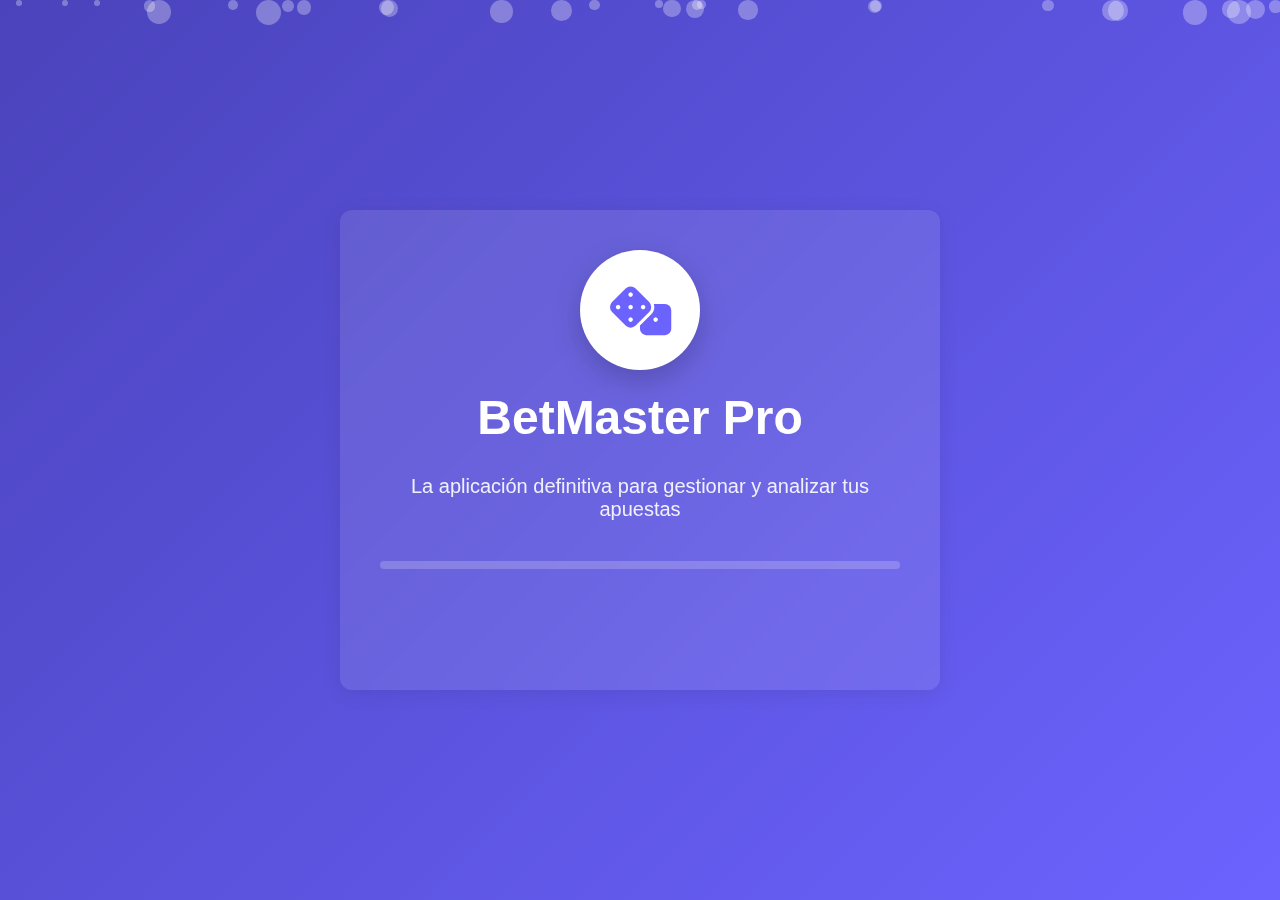
<file: index.html>
<!DOCTYPE html>
<html lang="es">
<head>
    <meta charset="UTF-8">
    <meta name="viewport" content="width=device-width, initial-scale=1.0">
    <title>BetMaster Pro - Bienvenida</title>
    <link rel="stylesheet" href="https://cdnjs.cloudflare.com/ajax/libs/font-awesome/6.4.0/css/all.min.css">
    <style>
        :root {
            --primary: #6C63FF;
            --primary-dark: #5651d9;
            --secondary: #4CC9F0;
            --accent: #F72585;
            --dark: #2B2D42;
            --light: #F8F9FA;
            --gray: #8D99AE;
            --success: #4CAF50;
            --warning: #FFC107;
            --danger: #F44336;
            --border-radius: 12px;
            --box-shadow: 0 4px 20px rgba(0, 0, 0, 0.08);
            --transition: all 0.3s ease;
        }

        * {
            margin: 0;
            padding: 0;
            box-sizing: border-box;
            font-family: 'Segoe UI', Tahoma, Geneva, Verdana, sans-serif;
        }

        body {
            background: linear-gradient(135deg, #4a43bb 0%, #6C63FF 100%);
            color: white;
            height: 100vh;
            display: flex;
            justify-content: center;
            align-items: center;
            overflow: hidden;
        }

        .welcome-container {
            text-align: center;
            max-width: 600px;
            padding: 40px;
            background: rgba(255, 255, 255, 0.1);
            backdrop-filter: blur(10px);
            border-radius: var(--border-radius);
            box-shadow: var(--box-shadow);
            animation: fadeIn 1s ease-out;
        }

        .logo {
            margin-bottom: 30px;
        }

        .logo-icon {
            width: 120px;
            height: 120px;
            background: white;
            border-radius: 50%;
            display: flex;
            align-items: center;
            justify-content: center;
            margin: 0 auto 20px;
            font-size: 50px;
            color: var(--primary);
            box-shadow: 0 10px 30px rgba(0, 0, 0, 0.2);
            animation: pulse 2s infinite;
        }

        h1 {
            font-size: 48px;
            margin-bottom: 15px;
            font-weight: 800;
        }

        p {
            font-size: 20px;
            margin-bottom: 40px;
            opacity: 0.9;
        }

        .loading-bar {
            width: 100%;
            height: 8px;
            background: rgba(255, 255, 255, 0.2);
            border-radius: 4px;
            overflow: hidden;
            margin-bottom: 30px;
        }

        .loading-progress {
            height: 100%;
            width: 0%;
            background: white;
            border-radius: 4px;
            animation: loading 3s ease-in-out forwards;
        }

        .btn {
            padding: 15px 30px;
            border-radius: var(--border-radius);
            border: none;
            font-weight: 600;
            cursor: pointer;
            transition: var(--transition);
            display: inline-flex;
            align-items: center;
            justify-content: center;
            font-size: 18px;
            background: white;
            color: var(--primary);
            opacity: 0;
            animation: fadeIn 0.5s ease-out 3s forwards;
        }

        .btn i {
            margin-right: 10px;
        }

        .btn:hover {
            transform: translateY(-3px);
            box-shadow: 0 10px 20px rgba(0, 0, 0, 0.2);
        }

        .particles {
            position: absolute;
            top: 0;
            left: 0;
            width: 100%;
            height: 100%;
            z-index: -1;
        }

        .particle {
            position: absolute;
            background: rgba(255, 255, 255, 0.3);
            border-radius: 50%;
            animation: float 15s infinite linear;
        }

        @keyframes fadeIn {
            from { opacity: 0; }
            to { opacity: 1; }
        }

        @keyframes pulse {
            0% { transform: scale(1); }
            50% { transform: scale(1.05); }
            100% { transform: scale(1); }
        }

        @keyframes loading {
            0% { width: 0%; }
            70% { width: 90%; }
            100% { width: 100%; }
        }

        @keyframes float {
            0% { 
                transform: translateY(100vh) rotate(0deg); 
                opacity: 1;
            }
            100% { 
                transform: translateY(-100px) rotate(720deg); 
                opacity: 0;
            }
        }

        @media (max-width: 768px) {
            .welcome-container {
                width: 90%;
                padding: 30px 20px;
            }
            
            h1 {
                font-size: 36px;
            }
            
            p {
                font-size: 18px;
            }
            
            .logo-icon {
                width: 100px;
                height: 100px;
                font-size: 40px;
            }
        }
    </style>
</head>
<body>
    <div class="particles" id="particles"></div>
    
    <div class="welcome-container">
        <div class="logo">
            <div class="logo-icon">
                <i class="fas fa-dice"></i>
            </div>
            <h1>BetMaster Pro</h1>
        </div>
        
        <p>La aplicación definitiva para gestionar y analizar tus apuestas</p>
        
        <div class="loading-bar">
            <div class="loading-progress"></div>
        </div>
        
        <button class="btn" id="enter-btn">
            <i class="fas fa-arrow-right"></i> Acceder a la aplicación
        </button>
    </div>

    <script>
        // Crear partículas de fondo
        function createParticles() {
            const particlesContainer = document.getElementById('particles');
            const particleCount = 30;
            
            for (let i = 0; i < particleCount; i++) {
                const particle = document.createElement('div');
                particle.classList.add('particle');
                
                // Tamaño aleatorio
                const size = Math.random() * 20 + 5;
                particle.style.width = `${size}px`;
                particle.style.height = `${size}px`;
                
                // Posición inicial aleatoria
                particle.style.left = `${Math.random() * 100}%`;
                
                // Retraso de animación aleatorio
                particle.style.animationDelay = `${Math.random() * 15}s`;
                
                // Duración de animación aleatoria
                particle.style.animationDuration = `${Math.random() * 10 + 10}s`;
                
                particlesContainer.appendChild(particle);
            }
        }
        
        // Redirigir a la aplicación principal
        document.getElementById('enter-btn').addEventListener('click', function() {
            window.location.href = 'app.html';
        });
        
        // Iniciar cuando el documento esté cargado
        document.addEventListener('DOMContentLoaded', function() {
            createParticles();
        });
    </script>
</body>
</html>
</file>
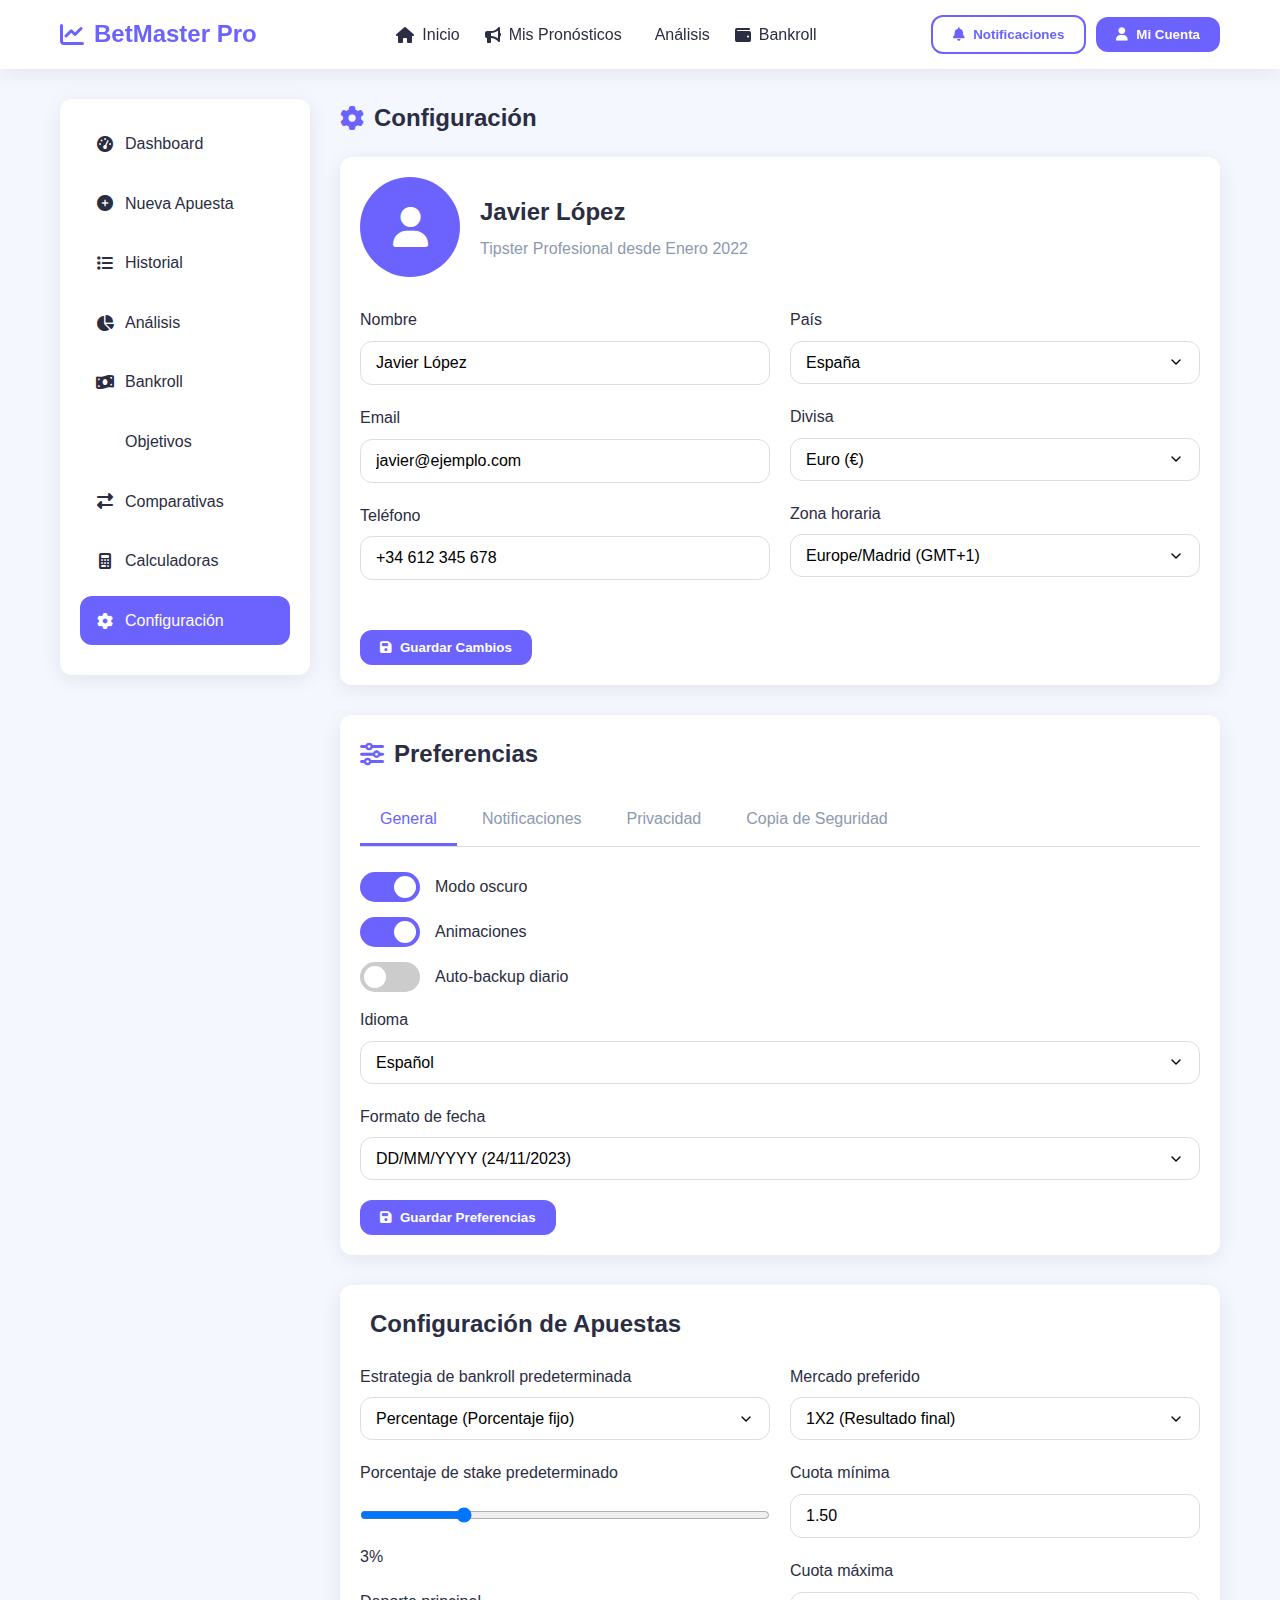
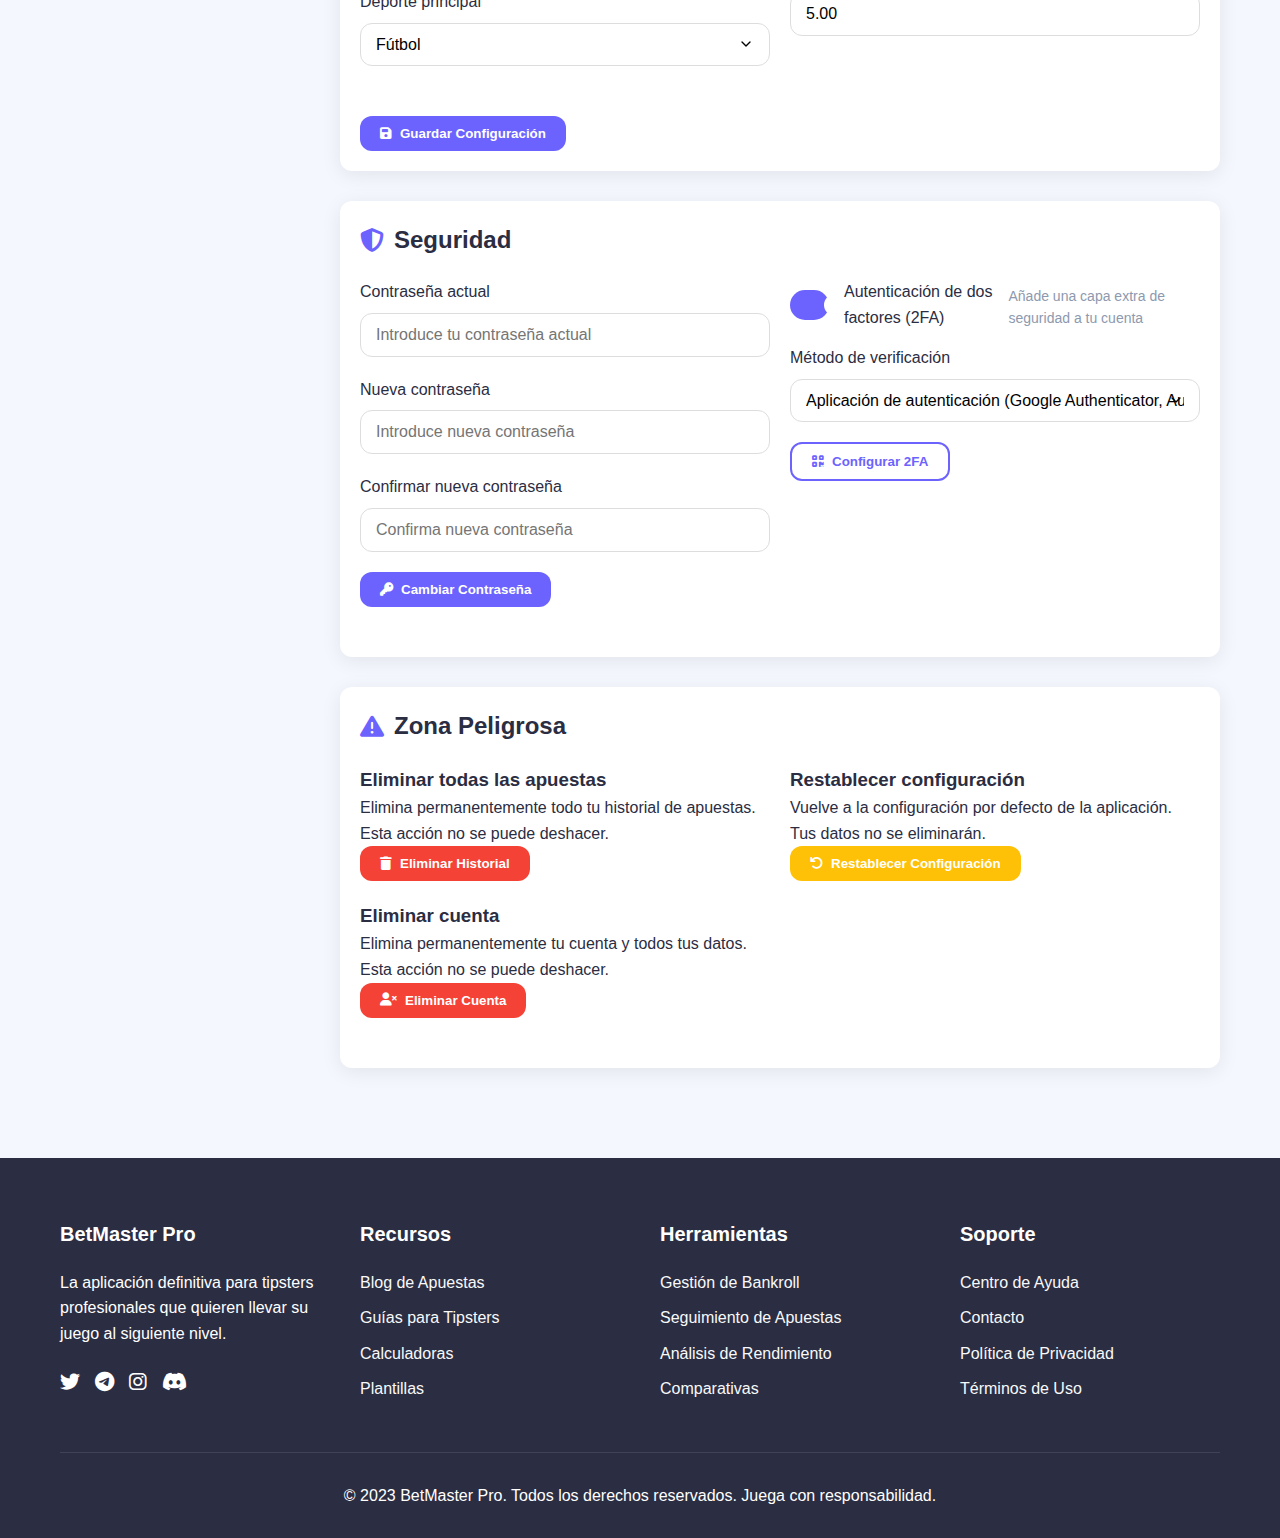
<file: configuracion.html>
<!DOCTYPE html>
<html lang="es">
<head>
    <meta charset="UTF-8">
    <meta name="viewport" content="width=device-width, initial-scale=1.0">
    <title>Configuración - BetMaster Pro</title>
    <link rel="stylesheet" href="https://cdnjs.cloudflare.com/ajax/libs/font-awesome/6.4.0/css/all.min.css">
    <style>
        :root {
            --primary: #6C63FF;
            --primary-dark: #5651d9;
            --secondary: #4CC9F0;
            --accent: #F72585;
            --dark: #2B2D42;
            --light: #F8F9FA;
            --gray: #8D99AE;
            --success: #4CAF50;
            --warning: #FFC107;
            --danger: #F44336;
            --border-radius: 12px;
            --box-shadow: 0 4px 20px rgba(0, 0, 0, 0.08);
            --transition: all 0.3s ease;
        }

        * {
            margin: 0;
            padding: 0;
            box-sizing: border-box;
            font-family: 'Segoe UI', Tahoma, Geneva, Verdana, sans-serif;
        }

        body {
            background-color: #f5f7ff;
            color: var(--dark);
            line-height: 1.6;
        }

        .container {
            max-width: 1200px;
            margin: 0 auto;
            padding: 0 20px;
        }

        /* Header */
        header {
            background-color: white;
            box-shadow: var(--box-shadow);
            padding: 15px 0;
            position: sticky;
            top: 0;
            z-index: 100;
        }

        .header-content {
            display: flex;
            justify-content: space-between;
            align-items: center;
        }

        .logo {
            display: flex;
            align-items: center;
            font-weight: 700;
            font-size: 24px;
            color: var(--primary);
        }

        .logo i {
            margin-right: 10px;
        }

        nav ul {
            display: flex;
            list-style: none;
        }

        nav ul li {
            margin-left: 25px;
        }

        nav ul li a {
            text-decoration: none;
            color: var(--dark);
            font-weight: 500;
            transition: var(--transition);
            display: flex;
            align-items: center;
        }

        nav ul li a i {
            margin-right: 8px;
        }

        nav ul li a:hover, nav ul li a.active {
            color: var(--primary);
        }

        .auth-buttons {
            display: flex;
            align-items: center;
        }

        .btn {
            padding: 10px 20px;
            border-radius: var(--border-radius);
            border: none;
            font-weight: 600;
            cursor: pointer;
            transition: var(--transition);
            display: inline-flex;
            align-items: center;
            justify-content: center;
        }

        .btn i {
            margin-right: 8px;
        }

        .btn-outline {
            background: transparent;
            border: 2px solid var(--primary);
            color: var(--primary);
            margin-right: 10px;
        }

        .btn-primary {
            background: var(--primary);
            color: white;
        }

        .btn-success {
            background: var(--success);
            color: white;
        }

        .btn-danger {
            background: var(--danger);
            color: white;
        }

        .btn-warning {
            background: var(--warning);
            color: white;
        }

        .btn-sm {
            padding: 6px 12px;
            font-size: 14px;
        }

        .btn:hover {
            transform: translateY(-2px);
            box-shadow: var(--box-shadow);
        }

        /* Main Layout */
        .app-container {
            display: flex;
            margin-top: 30px;
            gap: 30px;
        }

        /* Sidebar */
        .sidebar {
            width: 250px;
            flex-shrink: 0;
            background: white;
            border-radius: var(--border-radius);
            padding: 20px;
            box-shadow: var(--box-shadow);
            height: fit-content;
        }

        .sidebar-menu {
            list-style: none;
        }

        .sidebar-menu li {
            margin-bottom: 10px;
        }

        .sidebar-menu a {
            display: flex;
            align-items: center;
            padding: 12px 15px;
            text-decoration: none;
            color: var(--dark);
            border-radius: var(--border-radius);
            transition: var(--transition);
        }

        .sidebar-menu a i {
            margin-right: 10px;
            width: 20px;
            text-align: center;
        }

        .sidebar-menu a:hover, .sidebar-menu a.active {
            background-color: var(--primary);
            color: white;
        }

        /* Main Content */
        .main-content {
            flex-grow: 1;
        }

        .card {
            background: white;
            border-radius: var(--border-radius);
            padding: 20px;
            box-shadow: var(--box-shadow);
            margin-bottom: 30px;
        }

        .section-title {
            font-size: 24px;
            margin-bottom: 20px;
            color: var(--dark);
            display: flex;
            align-items: center;
        }

        .section-title i {
            margin-right: 10px;
            color: var(--primary);
        }

        /* Forms */
        .form-group {
            margin-bottom: 20px;
        }

        .form-label {
            display: block;
            margin-bottom: 8px;
            font-weight: 500;
        }

        .form-control {
            width: 100%;
            padding: 12px 15px;
            border: 1px solid #ddd;
            border-radius: var(--border-radius);
            font-size: 16px;
            transition: var(--transition);
        }

        .form-control:focus {
            outline: none;
            border-color: var(--primary);
            box-shadow: 0 0 0 3px rgba(108, 99, 255, 0.1);
        }

        .form-select {
            width: 100%;
            padding: 12px 15px;
            border: 1px solid #ddd;
            border-radius: var(--border-radius);
            font-size: 16px;
            background-color: white;
            appearance: none;
            background-image: url("data:image/svg+xml;charset=UTF-8,%3csvg xmlns='http://www.w3.org/2000/svg' viewBox='0 0 24 24' fill='none' stroke='currentColor' stroke-width='2' stroke-linecap='round' stroke-linejoin='round'%3e%3cpolyline points='6 9 12 15 18 9'%3e%3c/polyline%3e%3c/svg%3e");
            background-repeat: no-repeat;
            background-position: right 15px center;
            background-size: 16px;
        }

        .form-check {
            display: flex;
            align-items: center;
            margin-bottom: 15px;
        }

        .form-check-input {
            margin-right: 10px;
            width: 18px;
            height: 18px;
        }

        .form-check-label {
            font-weight: 500;
        }

        .form-text {
            display: block;
            margin-top: 5px;
            color: var(--gray);
            font-size: 14px;
        }

        /* Tabs */
        .tabs {
            display: flex;
            list-style: none;
            border-bottom: 1px solid #ddd;
            margin-bottom: 25px;
            flex-wrap: wrap;
        }

        .tab-item {
            margin-right: 5px;
        }

        .tab-link {
            display: block;
            padding: 12px 20px;
            text-decoration: none;
            color: var(--gray);
            font-weight: 500;
            border-bottom: 3px solid transparent;
            transition: var(--transition);
        }

        .tab-link:hover, .tab-link.active {
            color: var(--primary);
            border-bottom-color: var(--primary);
        }

        .tab-content {
            display: none;
        }

        .tab-content.active {
            display: block;
        }

        /* Settings Grid */
        .settings-grid {
            display: grid;
            grid-template-columns: repeat(auto-fit, minmax(300px, 1fr));
            gap: 20px;
            margin-bottom: 30px;
        }

        /* Profile */
        .profile-header {
            display: flex;
            align-items: center;
            margin-bottom: 30px;
        }

        .profile-avatar {
            width: 100px;
            height: 100px;
            border-radius: 50%;
            background-color: var(--primary);
            display: flex;
            align-items: center;
            justify-content: center;
            font-size: 40px;
            color: white;
            margin-right: 20px;
        }

        .profile-info h2 {
            margin-bottom: 5px;
        }

        .profile-info p {
            color: var(--gray);
        }

        /* Footer */
        footer {
            background: var(--dark);
            color: white;
            padding: 60px 0 30px;
            margin-top: 60px;
        }

        .footer-content {
            display: grid;
            grid-template-columns: repeat(auto-fit, minmax(250px, 1fr));
            gap: 40px;
            margin-bottom: 40px;
        }

        .footer-column h3 {
            font-size: 20px;
            margin-bottom: 20px;
        }

        .footer-column ul {
            list-style: none;
        }

        .footer-column ul li {
            margin-bottom: 10px;
        }

        .footer-column ul li a {
            color: var(--light);
            text-decoration: none;
            transition: var(--transition);
        }

        .footer-column ul li a:hover {
            color: var(--secondary);
        }

        .social-icons {
            display: flex;
            gap: 15px;
            margin-top: 20px;
        }

        .social-icons a {
            color: white;
            font-size: 20px;
            transition: var(--transition);
        }

        .social-icons a:hover {
            color: var(--secondary);
        }

        .footer-bottom {
            text-align: center;
            padding-top: 30px;
            border-top: 1px solid rgba(255, 255, 255, 0.1);
        }

        /* Toggle Switch */
        .toggle-switch {
            position: relative;
            display: inline-block;
            width: 60px;
            height: 30px;
            margin-right: 15px;
        }

        .toggle-switch input {
            opacity: 0;
            width: 0;
            height: 0;
        }

        .slider {
            position: absolute;
            cursor: pointer;
            top: 0;
            left: 0;
            right: 0;
            bottom: 0;
            background-color: #ccc;
            transition: .4s;
            border-radius: 34px;
        }

        .slider:before {
            position: absolute;
            content: "";
            height: 22px;
            width: 22px;
            left: 4px;
            bottom: 4px;
            background-color: white;
            transition: .4s;
            border-radius: 50%;
        }

        input:checked + .slider {
            background-color: var(--primary);
        }

        input:checked + .slider:before {
            transform: translateX(30px);
        }

        .toggle-label {
            display: flex;
            align-items: center;
            margin-bottom: 15px;
        }

        /* Responsive */
        @media (max-width: 992px) {
            .app-container {
                flex-direction: column;
            }
            
            .sidebar {
                width: 100%;
                margin-bottom: 20px;
            }
        }

        @media (max-width: 768px) {
            .header-content {
                flex-direction: column;
                text-align: center;
            }
            
            nav ul {
                margin: 20px 0;
                flex-wrap: wrap;
                justify-content: center;
            }
            
            nav ul li {
                margin: 5px 10px;
            }
            
            .auth-buttons {
                margin-top: 15px;
            }
            
            .settings-grid {
                grid-template-columns: 1fr;
            }
            
            .tabs {
                flex-wrap: wrap;
            }
            
            .tab-item {
                margin-bottom: 5px;
            }
            
            .profile-header {
                flex-direction: column;
                text-align: center;
            }
            
            .profile-avatar {
                margin-right: 0;
                margin-bottom: 15px;
            }
        }
    </style>
</head>
<body>
    <!-- Header -->
    <header>
        <div class="container header-content">
            <div class="logo">
                <i class="fas fa-chart-line"></i>
                <span>BetMaster Pro</span>
            </div>
            
            <nav>
                <ul>
                    <li><a href="app.html"><i class="fas fa-home"></i> Inicio</a></li>
                    <li><a href="mis-pronosticos.html"><i class="fas fa-bullhorn"></i> Mis Pronósticos</a></li>
                    <li><a href="analisis.html"><i class="fas fa-analytics"></i> Análisis</a></li>
                    <li><a href="bankroll.html"><i class="fas fa-wallet"></i> Bankroll</a></li>
                </ul>
            </nav>
            
            <div class="auth-buttons">
                <button class="btn btn-outline"><i class="fas fa-bell"></i> Notificaciones</button>
                <button class="btn btn-primary"><i class="fas fa-user"></i> Mi Cuenta</button>
            </div>
        </div>
    </header>

    <div class="container">
        <div class="app-container">
            <!-- Sidebar -->
            <div class="sidebar">
                <ul class="sidebar-menu">
                    <li><a href="app.html"><i class="fas fa-tachometer-alt"></i> Dashboard</a></li>
                    <li><a href="nueva-apuesta.html"><i class="fas fa-plus-circle"></i> Nueva Apuesta</a></li>
                    <li><a href="historial.html"><i class="fas fa-list"></i> Historial</a></li>
                    <li><a href="analisis.html"><i class="fas fa-chart-pie"></i> Análisis</a></li>
                    <li><a href="bankroll.html"><i class="fas fa-money-bill-wave"></i> Bankroll</a></li>
                    <li><a href="objetivos.html"><i class="fas fa-target"></i> Objetivos</a></li>
                    <li><a href="comparativas.html"><i class="fas fa-exchange-alt"></i> Comparativas</a></li>
                    <li><a href="calculadoras.html"><i class="fas fa-calculator"></i> Calculadoras</a></li>
                    <li><a href="configuracion.html" class="active"><i class="fas fa-cog"></i> Configuración</a></li>
                </ul>
            </div>

            <!-- Main Content -->
            <div class="main-content">
                <h1 class="section-title"><i class="fas fa-cog"></i> Configuración</h1>
                
                <!-- Perfil de Usuario -->
                <div class="card">
                    <div class="profile-header">
                        <div class="profile-avatar">
                            <i class="fas fa-user"></i>
                        </div>
                        <div class="profile-info">
                            <h2>Javier López</h2>
                            <p>Tipster Profesional desde Enero 2022</p>
                        </div>
                    </div>
                    
                    <div class="settings-grid">
                        <div>
                            <div class="form-group">
                                <label class="form-label">Nombre</label>
                                <input type="text" class="form-control" value="Javier López">
                            </div>
                            <div class="form-group">
                                <label class="form-label">Email</label>
                                <input type="email" class="form-control" value="javier@ejemplo.com">
                            </div>
                            <div class="form-group">
                                <label class="form-label">Teléfono</label>
                                <input type="tel" class="form-control" value="+34 612 345 678">
                            </div>
                        </div>
                        
                        <div>
                            <div class="form-group">
                                <label class="form-label">País</label>
                                <select class="form-select">
                                    <option>España</option>
                                    <option>México</option>
                                    <option>Argentina</option>
                                    <option>Colombia</option>
                                    <option>Chile</option>
                                </select>
                            </div>
                            <div class="form-group">
                                <label class="form-label">Divisa</label>
                                <select class="form-select">
                                    <option>Euro (€)</option>
                                    <option>Dólar ($)</option>
                                    <option>Libra (£)</option>
                                    <option>Peso Mexicano ($)</option>
                                    <option>Peso Argentino ($)</option>
                                </select>
                            </div>
                            <div class="form-group">
                                <label class="form-label">Zona horaria</label>
                                <select class="form-select">
                                    <option>Europe/Madrid (GMT+1)</option>
                                    <option>America/Mexico_City (GMT-6)</option>
                                    <option>America/Argentina/Buenos_Aires (GMT-3)</option>
                                    <option>America/Bogota (GMT-5)</option>
                                    <option>America/Santiago (GMT-4)</option>
                                </select>
                            </div>
                        </div>
                    </div>
                    
                    <button class="btn btn-primary">
                        <i class="fas fa-save"></i> Guardar Cambios
                    </button>
                </div>
                
                <!-- Preferencias de la Aplicación -->
                <div class="card">
                    <h2 class="section-title"><i class="fas fa-sliders-h"></i> Preferencias</h2>
                    
                    <ul class="tabs">
                        <li class="tab-item"><a href="#tab-general" class="tab-link active">General</a></li>
                        <li class="tab-item"><a href="#tab-notifications" class="tab-link">Notificaciones</a></li>
                        <li class="tab-item"><a href="#tab-privacy" class="tab-link">Privacidad</a></li>
                        <li class="tab-item"><a href="#tab-backup" class="tab-link">Copia de Seguridad</a></li>
                    </ul>
                    
                    <!-- General -->
                    <div class="tab-content active" id="tab-general">
                        <div class="toggle-label">
                            <label class="toggle-switch">
                                <input type="checkbox" checked>
                                <span class="slider"></span>
                            </label>
                            <span class="form-check-label">Modo oscuro</span>
                        </div>
                        
                        <div class="toggle-label">
                            <label class="toggle-switch">
                                <input type="checkbox" checked>
                                <span class="slider"></span>
                            </label>
                            <span class="form-check-label">Animaciones</span>
                        </div>
                        
                        <div class="toggle-label">
                            <label class="toggle-switch">
                                <input type="checkbox">
                                <span class="slider"></span>
                            </label>
                            <span class="form-check-label">Auto-backup diario</span>
                        </div>
                        
                        <div class="form-group">
                            <label class="form-label">Idioma</label>
                            <select class="form-select">
                                <option>Español</option>
                                <option>English</option>
                                <option>Português</option>
                                <option>Français</option>
                                <option>Deutsch</option>
                            </select>
                        </div>
                        
                        <div class="form-group">
                            <label class="form-label">Formato de fecha</label>
                            <select class="form-select">
                                <option>DD/MM/YYYY (24/11/2023)</option>
                                <option>MM/DD/YYYY (11/24/2023)</option>
                                <option>YYYY-MM-DD (2023-11-24)</option>
                            </select>
                        </div>
                    </div>
                    
                    <!-- Notificaciones -->
                    <div class="tab-content" id="tab-notifications">
                        <div class="toggle-label">
                            <label class="toggle-switch">
                                <input type="checkbox" checked>
                                <span class="slider"></span>
                            </label>
                            <span class="form-check-label">Notificaciones por email</span>
                        </div>
                        
                        <div class="toggle-label">
                            <label class="toggle-switch">
                                <input type="checkbox" checked>
                                <span class="slider"></span>
                            </label>
                            <span class="form-check-label">Alertas de bankroll</span>
                        </div>
                        
                        <div class="toggle-label">
                            <label class="toggle-switch">
                                <input type="checkbox" checked>
                                <span class="slider"></span>
                            </label>
                            <span class="form-check-label">Recordatorios de apuestas</span>
                        </div>
                        
                        <div class="toggle-label">
                            <label class="toggle-switch">
                                <input type="checkbox">
                                <span class="slider"></span>
                            </label>
                            <span class="form-check-label">Noticias y actualizaciones</span>
                        </div>
                        
                        <div class="form-group">
                            <label class="form-label">Frecuencia de reportes</label>
                            <select class="form-select">
                                <option>Diario</option>
                                <option>Semanal</option>
                                <option>Mensual</option>
                            </select>
                        </div>
                    </div>
                    
                    <!-- Privacidad -->
                    <div class="tab-content" id="tab-privacy">
                        <div class="toggle-label">
                            <label class="toggle-switch">
                                <input type="checkbox" checked>
                                <span class="slider"></span>
                            </label>
                            <span class="form-check-label">Perfil público</span>
                            <span class="form-text">Permite que otros usuarios vean tus estadísticas</span>
                        </div>
                        
                        <div class="toggle-label">
                            <label class="toggle-switch">
                                <input type="checkbox">
                                <span class="slider"></span>
                            </label>
                            <span class="form-check-label">Mostrar bankroll</span>
                            <span class="form-text">Muestra el valor de tu bankroll en tu perfil público</span>
                        </div>
                        
                        <div class="toggle-label">
                            <label class="toggle-switch">
                                <input type="checkbox" checked>
                                <span class="slider"></span>
                            </label>
                            <span class="form-check-label">Mostrar ROI</span>
                            <span class="form-text">Muestra tu ROI en tu perfil público</span>
                        </div>
                        
                        <div class="toggle-label">
                            <label class="toggle-switch">
                                <input type="checkbox">
                                <span class="slider"></span>
                            </label>
                            <span class="form-check-label">Mostrar apuestas activas</span>
                            <span class="form-text">Permite que otros vean tus apuestas en tiempo real</span>
                        </div>
                        
                        <div class="form-group">
                            <label class="form-label">Nivel de privacidad</label>
                            <select class="form-select">
                                <option>Público (todos pueden ver tu perfil)</option>
                                <option>Solo seguidores (solo usuarios que sigues pueden ver tu perfil)</option>
                                <option>Privado (solo tú puedes ver tu perfil)</option>
                            </select>
                        </div>
                    </div>
                    
                    <!-- Copia de Seguridad -->
                    <div class="tab-content" id="tab-backup">
                        <div class="form-group">
                            <label class="form-label">Última copia de seguridad</label>
                            <input type="text" class="form-control" value="23/11/2023 14:30" readonly>
                        </div>
                        
                        <div class="form-group">
                            <label class="form-label">Frecuencia de copias automáticas</label>
                            <select class="form-select">
                                <option>Diaria</option>
                                <option>Semanal</option>
                                <option>Mensual</option>
                                <option>Nunca</option>
                            </select>
                        </div>
                        
                        <div class="toggle-label">
                            <label class="toggle-switch">
                                <input type="checkbox" checked>
                                <span class="slider"></span>
                            </label>
                            <span class="form-check-label">Copia en la nube</span>
                            <span class="form-text">Guarda tus copias de seguridad en nuestros servidores seguros</span>
                        </div>
                        
                        <div class="form-group">
                            <button class="btn btn-outline">
                                <i class="fas fa-download"></i> Descargar copia de seguridad
                            </button>
                            <span class="form-text">Guarda una copia local de todos tus datos</span>
                        </div>
                        
                        <div class="form-group">
                            <button class="btn btn-outline">
                                <i class="fas fa-upload"></i> Restaurar desde copia
                            </button>
                            <span class="form-text">Restaura tus datos desde una copia de seguridad anterior</span>
                        </div>
                    </div>
                    
                    <button class="btn btn-primary">
                        <i class="fas fa-save"></i> Guardar Preferencias
                    </button>
                </div>
                
                <!-- Configuración de Apuestas -->
                <div class="card">
                    <h2 class="section-title"><i class="fas fa-bet"></i> Configuración de Apuestas</h2>
                    
                    <div class="settings-grid">
                        <div>
                            <div class="form-group">
                                <label class="form-label">Estrategia de bankroll predeterminada</label>
                                <select class="form-select">
                                    <option>Percentage (Porcentaje fijo)</option>
                                    <option>Kelly Criterion</option>
                                    <option>Fixed Unit (Unidad fija)</option>
                                    <option>Flat (Plana)</option>
                                </select>
                            </div>
                            
                            <div class="form-group">
                                <label class="form-label">Porcentaje de stake predeterminado</label>
                                <input type="range" min="1" max="10" value="3" class="form-control" id="defaultStake">
                                <output for="defaultStake" id="defaultStakeValue">3%</output>
                            </div>
                            
                            <div class="form-group">
                                <label class="form-label">Deporte principal</label>
                                <select class="form-select">
                                    <option>Fútbol</option>
                                    <option>Baloncesto</option>
                                    <option>Tenis</option>
                                    <option>Varios</option>
                                </select>
                            </div>
                        </div>
                        
                        <div>
                            <div class="form-group">
                                <label class="form-label">Mercado preferido</label>
                                <select class="form-select">
                                    <option>1X2 (Resultado final)</option>
                                    <option>Handicap Asiático</option>
                                    <option>Over/Under (Más/Menos)</option>
                                    <option>Ambos equipos marcan</option>
                                </select>
                            </div>
                            
                            <div class="form-group">
                                <label class="form-label">Cuota mínima</label>
                                <input type="number" class="form-control" value="1.50" step="0.10">
                            </div>
                            
                            <div class="form-group">
                                <label class="form-label">Cuota máxima</label>
                                <input type="number" class="form-control" value="5.00" step="0.10">
                            </div>
                        </div>
                    </div>
                    
                    <button class="btn btn-primary">
                        <i class="fas fa-save"></i> Guardar Configuración
                    </button>
                </div>
                
                <!-- Cuenta y Seguridad -->
                <div class="card">
                    <h2 class="section-title"><i class="fas fa-shield-alt"></i> Seguridad</h2>
                    
                    <div class="settings-grid">
                        <div>
                            <div class="form-group">
                                <label class="form-label">Contraseña actual</label>
                                <input type="password" class="form-control" placeholder="Introduce tu contraseña actual">
                            </div>
                            
                            <div class="form-group">
                                <label class="form-label">Nueva contraseña</label>
                                <input type="password" class="form-control" placeholder="Introduce nueva contraseña">
                            </div>
                            
                            <div class="form-group">
                                <label class="form-label">Confirmar nueva contraseña</label>
                                <input type="password" class="form-control" placeholder="Confirma nueva contraseña">
                            </div>
                            
                            <button class="btn btn-primary">
                                <i class="fas fa-key"></i> Cambiar Contraseña
                            </button>
                        </div>
                        
                        <div>
                            <div class="toggle-label">
                                <label class="toggle-switch">
                                    <input type="checkbox" checked>
                                    <span class="slider"></span>
                                </label>
                                <span class="form-check-label">Autenticación de dos factores (2FA)</span>
                                <span class="form-text">Añade una capa extra de seguridad a tu cuenta</span>
                            </div>
                            
                            <div class="form-group">
                                <label class="form-label">Método de verificación</label>
                                <select class="form-select">
                                    <option>Aplicación de autenticación (Google Authenticator, Authy)</option>
                                    <option>Mensaje de texto (SMS)</option>
                                    <option>Email</option>
                                </select>
                            </div>
                            
                            <div class="form-group">
                                <button class="btn btn-outline">
                                    <i class="fas fa-qrcode"></i> Configurar 2FA
                                </button>
                            </div>
                        </div>
                    </div>
                </div>
                
                <!-- Zona Peligrosa -->
                <div class="card">
                    <h2 class="section-title"><i class="fas fa-exclamation-triangle"></i> Zona Peligrosa</h2>
                    
                    <div class="settings-grid">
                        <div>
                            <h3>Eliminar todas las apuestas</h3>
                            <p>Elimina permanentemente todo tu historial de apuestas. Esta acción no se puede deshacer.</p>
                            <button class="btn btn-danger">
                                <i class="fas fa-trash"></i> Eliminar Historial
                            </button>
                        </div>
                        
                        <div>
                            <h3>Restablecer configuración</h3>
                            <p>Vuelve a la configuración por defecto de la aplicación. Tus datos no se eliminarán.</p>
                            <button class="btn btn-warning">
                                <i class="fas fa-undo"></i> Restablecer Configuración
                            </button>
                        </div>
                        
                        <div>
                            <h3>Eliminar cuenta</h3>
                            <p>Elimina permanentemente tu cuenta y todos tus datos. Esta acción no se puede deshacer.</p>
                            <button class="btn btn-danger">
                                <i class="fas fa-user-times"></i> Eliminar Cuenta
                            </button>
                        </div>
                    </div>
                </div>
            </div>
        </div>
    </div>

    <!-- Footer -->
    <footer>
        <div class="container">
            <div class="footer-content">
                <div class="footer-column">
                    <h3>BetMaster Pro</h3>
                    <p>La aplicación definitiva para tipsters profesionales que quieren llevar su juego al siguiente nivel.</p>
                    <div class="social-icons">
                        <a href="#"><i class="fab fa-twitter"></i></a>
                        <a href="#"><i class="fab fa-telegram"></i></a>
                        <a href="#"><i class="fab fa-instagram"></i></a>
                        <a href="#"><i class="fab fa-discord"></i></a>
                    </div>
                </div>
                
                <div class="footer-column">
                    <h3>Recursos</h3>
                    <ul>
                        <li><a href="#">Blog de Apuestas</a></li>
                        <li><a href="#">Guías para Tipsters</a></li>
                        <li><a href="#">Calculadoras</a></li>
                        <li><a href="#">Plantillas</a></li>
                    </ul>
                </div>
                
                <div class="footer-column">
                    <h3>Herramientas</h3>
                    <ul>
                        <li><a href="#">Gestión de Bankroll</a></li>
                        <li><a href="#">Seguimiento de Apuestas</a></li>
                        <li><a href="#">Análisis de Rendimiento</a></li>
                        <li><a href="#">Comparativas</a></li>
                    </ul>
                </div>
                
                <div class="footer-column">
                    <h3>Soporte</h3>
                    <ul>
                        <li><a href="#">Centro de Ayuda</a></li>
                        <li><a href="#">Contacto</a></li>
                        <li><a href="#">Política de Privacidad</a></li>
                        <li><a href="#">Términos de Uso</a></li>
                    </ul>
                </div>
            </div>
            
            <div class="footer-bottom">
                <p>&copy; 2023 BetMaster Pro. Todos los derechos reservados. Juega con responsabilidad.</p>
            </div>
        </div>
    </footer>

    <script>
        document.addEventListener('DOMContentLoaded', function() {
            // Funcionalidad de tabs
            const tabLinks = document.querySelectorAll('.tab-link');
            const tabContents = document.querySelectorAll('.tab-content');
            
            tabLinks.forEach(link => {
                link.addEventListener('click', function(e) {
                    e.preventDefault();
                    
                    // Remove active class from all tabs
                    tabLinks.forEach(tab => tab.classList.remove('active'));
                    tabContents.forEach(content => content.classList.remove('active'));
                    
                    // Add active class to clicked tab
                    this.classList.add('active');
                    
                    // Show corresponding content
                    const tabId = this.getAttribute('href');
                    document.querySelector(tabId).classList.add('active');
                });
            });

            // Control deslizante de stake predeterminado
            const defaultStake = document.getElementById('defaultStake');
            const defaultStakeValue = document.getElementById('defaultStakeValue');
            
            defaultStake.addEventListener('input', function() {
                defaultStakeValue.textContent = this.value + '%';
            });

            // Confirmación para acciones peligrosas
            const dangerButtons = document.querySelectorAll('.btn-danger');
            dangerButtons.forEach(button => {
                button.addEventListener('click', function() {
                    const action = this.textContent.trim();
                    if (confirm(`¿Estás seguro de que quieres ${action}? Esta acción no se puede deshacer.`)) {
                        alert('Acción confirmada. Serás redirigido.');
                        // En una aplicación real, aquí se ejecutaría la acción
                    }
                });
            });

            // Confirmación para restablecer configuración
            const resetButton = document.querySelector('.btn-warning');
            resetButton.addEventListener('click', function() {
                if (confirm('¿Estás seguro de que quieres restablecer toda la configuración a los valores por defecto?')) {
                    alert('Configuración restablecida.');
                    // En una aplicación real, aquí se restablecería la configuración
                }
            });
        });
    </script>
</body>
</html>
</file>
